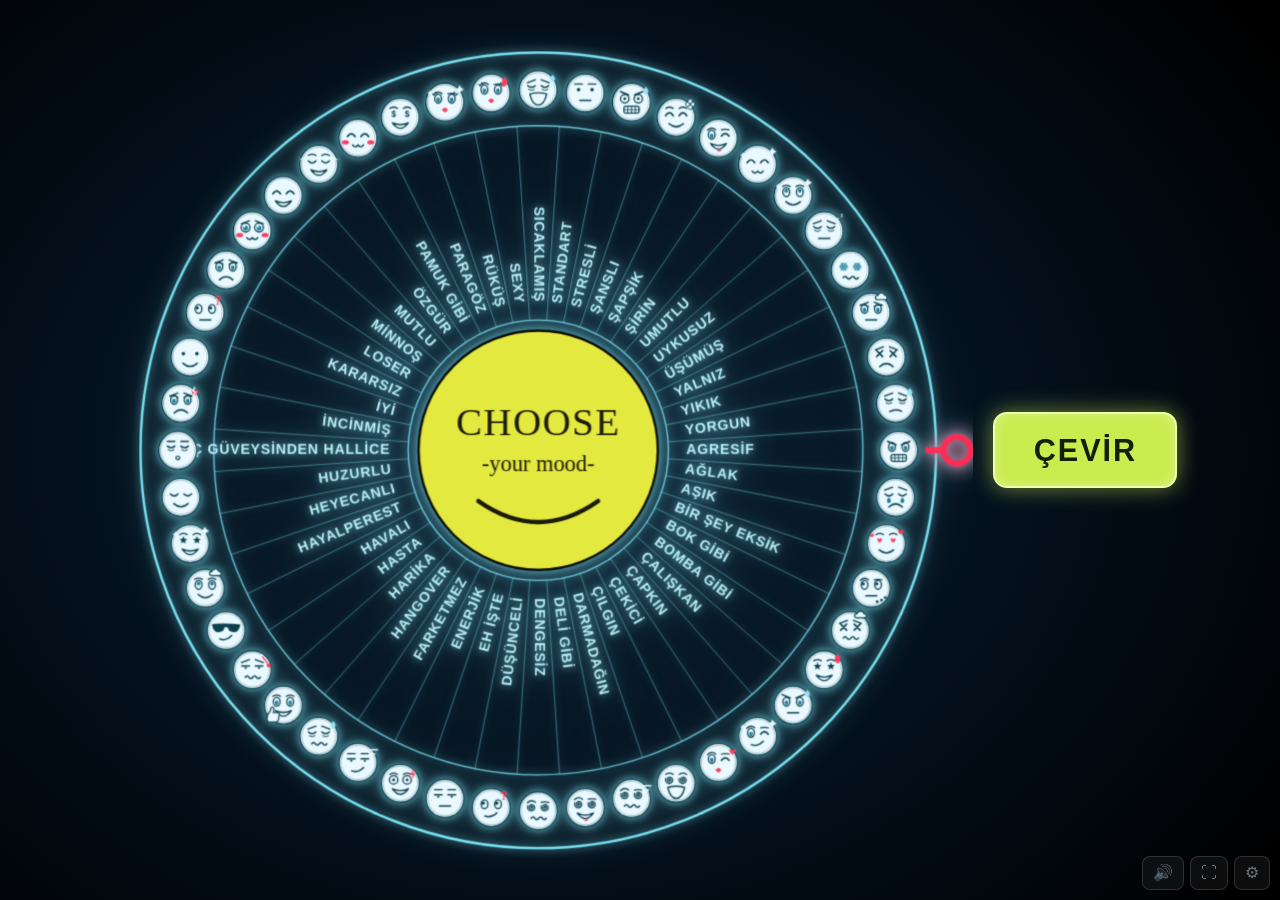
<file: index.html>
<!doctype html>
<html lang="tr">
<head>
<meta charset="utf-8">
<meta name="viewport" content="width=device-width,initial-scale=1,maximum-scale=1,user-scalable=no,viewport-fit=cover">
<meta name="theme-color" content="#04101c">
<title>Choose Your Mood</title>
<link rel="stylesheet" href="style.css">
</head>
<body>

<div id="stage">
  <div id="wheel-wrap">
    <svg id="wheel-svg" viewBox="-291 -291 582 582" aria-hidden="true">
      <g id="glow">
        <g id="rotor"></g>

        <!-- göbek: dönmez -->
        <g id="hub">
          <circle class="hub-face" r="80"></circle>
          <text class="hub-t1" y="-10">CHOOSE</text>
          <text class="hub-t2" y="14">-your mood-</text>
          <path class="hub-smile" d="M -40 34 Q 0 62 40 34"></path>
        </g>

        <!-- ibre: sağda, saat 3 yönü -->
        <g class="pointer">
          <circle cx="280" cy="0" r="9"></circle>
          <path d="M 271 0 L 259 0"></path>
        </g>
      </g>
    </svg>

    <div id="result">
      <div id="result-emoji">🙂</div>
      <div id="result-text">MUTLU</div>
    </div>
  </div>

  <button id="spin">ÇEVİR</button>
  <div id="hint" hidden>Çevirmek için ekrana dokun</div>
</div>

<button class="tool" id="btn-sound" title="Ses">🔊</button>
<button class="tool" id="btn-full"  title="Tam ekran">⛶</button>
<button class="tool" id="btn-cfg"   title="Ayarlar">⚙</button>

<div id="cfg">
 <div id="cfg-box">
  <h2>Ayarlar</h2>

  <nav id="cfg-tabs">
    <button type="button" class="on" data-sek="modlar">Modlar</button>
    <button type="button" data-sek="renkler">Renkler</button>
    <button type="button" data-sek="davranis">Davranış</button>
  </nav>

  <section data-sek="modlar" class="on">
    <p>Her satıra bir mod: <b>YAZI | emoji</b> &nbsp;(emoji yazmazsanız 🙂 kullanılır).
       Çizilmiş yüzü olmayan modlar emojiye düşer.</p>
    <textarea id="cfg-text" spellcheck="false"></textarea>
    <div class="row">
      <button type="button" id="cfg-save">Modları kaydet</button>
      <button type="button" class="ghost" id="cfg-reset">Varsayılan listeye dön</button>
    </div>
  </section>

  <section data-sek="renkler">
    <p>Değişiklikler anında uygulanır ve bu cihazda saklanır.</p>
    <div id="cfg-renkler"></div>
    <div class="row">
      <button type="button" class="ghost" id="renk-sifirla">Renkleri varsayılana döndür</button>
    </div>
  </section>

  <section data-sek="davranis">
    <label class="satir">
      <span>Sonuç ekranda kalsın</span>
      <input type="range" id="cfg-sure" min="0" max="30" step="1">
      <output id="cfg-sure-deger"></output>
    </label>
    <p class="ipucu">0 = kendiliğinden kapanmasın. Kart kapanınca çark yeniden hazır olur.</p>

    <label class="satir kutu">
      <input type="checkbox" id="cfg-buton">
      <span>ÇEVİR butonunu göster</span>
    </label>
    <p class="ipucu">Kapalıyken çarka dokunmak çevirir; ekranda küçük bir yönerge belirir.</p>

    <label class="satir kutu">
      <input type="checkbox" id="cfg-ses">
      <span>Ses</span>
    </label>
  </section>

  <div id="cfg-msg"></div>
  <div class="row">
    <button type="button" class="ghost" id="cfg-close">Kapat</button>
  </div>
 </div>
</div>

<script src="moods.js"></script>
<script src="faces.js"></script>
<script src="app.js"></script>
</body>
</html>
</file>
<file: style.css>
/* ============ CHOOSE YOUR MOOD — kiosk ============ */
:root{
  --bg-1:#0d2436;
  --bg-2:#04101c;
  --neon:#7ee8f7;
  --neon-soft:#bff3fb;
  --hub:#e4e93f;
  --hub-ink:#1b1b0c;
  --btn:#c9ec4e;
  --btn-ink:#12200a;
  --pointer:#ff2d55;
  --card-line:#66ff8a;
  --ink:#eaf7ff;
}

*{box-sizing:border-box;margin:0;padding:0;}
html,body{
  width:100%;height:100%;overflow:hidden;
  background:#000;color:var(--ink);
  font-family:"Segoe UI",Roboto,"Helvetica Neue",Arial,sans-serif;
  -webkit-user-select:none;user-select:none;
  -webkit-tap-highlight-color:transparent;
  touch-action:manipulation;
}

#stage{
  position:fixed;inset:0;
  display:flex;align-items:center;justify-content:center;gap:1.6vw;
  padding:1vh 2.5vw;
  background:
    radial-gradient(ellipse 70% 80% at 42% 50%, var(--bg-1) 0%, var(--bg-2) 55%, #000 100%);
}

/* ---------- çark ---------- */
#wheel-wrap{
  position:relative;
  height:98vh;width:98vh;max-width:68vw;max-height:68vw;
  flex:0 0 auto;
  display:flex;align-items:center;justify-content:center;
}
#wheel-svg{width:100%;height:100%;display:block;}

#rotor{transform-origin:0 0;}

.rim{fill:none;stroke:var(--neon);stroke-width:1.6;}
.rim-thin{fill:none;stroke:var(--neon);stroke-width:.9;opacity:.85;}
.spoke{stroke:var(--neon);stroke-width:.55;opacity:.55;}
.label{
  fill:var(--neon-soft);
  font-size:9.4px;
  font-weight:600;
  letter-spacing:.55px;
  dominant-baseline:middle;
}
.chip{fill:color-mix(in srgb, var(--neon) 10%, transparent);stroke:var(--neon);stroke-width:.9;}
.chip-e{font-size:15px;text-anchor:middle;dominant-baseline:central;}

#glow{filter:drop-shadow(0 0 3px color-mix(in srgb, var(--neon) 75%, transparent))
             drop-shadow(0 0 9px color-mix(in srgb, var(--neon) 35%, transparent));}

/* göbek — dönmez */
.hub-face{fill:var(--hub);stroke:#0a0a04;stroke-width:1.6;}
.hub-t1{fill:var(--hub-ink);font-size:26px;text-anchor:middle;letter-spacing:1px;
  font-family:"Comic Sans MS","Segoe Print","Bradley Hand",cursive;}
.hub-t2{fill:var(--hub-ink);font-size:15px;text-anchor:middle;
  font-family:"Comic Sans MS","Segoe Print","Bradley Hand",cursive;}
.hub-smile{fill:none;stroke:var(--hub-ink);stroke-width:3;stroke-linecap:round;}

/* ibre */
.pointer{fill:none;stroke:var(--pointer);stroke-width:4;
  filter:drop-shadow(0 0 6px color-mix(in srgb, var(--pointer) 90%, transparent));}

/* çark, sonuç açıkken sönükleşir */
#wheel-svg{transition:opacity .45s ease, filter .45s ease;}
body.result-on #wheel-svg{opacity:.30;filter:saturate(.5) blur(1px);}

/* ---------- ÇEVİR butonu ---------- */
#spin{
  flex:0 0 auto;
  background:var(--btn);color:var(--btn-ink);
  border:2px solid #eaffa8;border-radius:14px;
  font-size:clamp(22px,3.4vh,44px);font-weight:700;letter-spacing:2px;
  padding:.62em 1.25em;cursor:pointer;
  box-shadow:0 0 22px color-mix(in srgb, var(--btn) 55%, transparent),
              inset 0 0 12px rgba(255,255,255,.35);
  transition:transform .12s ease, box-shadow .25s ease, opacity .25s ease;
}
#spin:active{transform:scale(.95);}
#spin:disabled{opacity:.45;cursor:default;box-shadow:none;}

/* ---------- sonuç kartı ---------- */
#result{
  position:absolute;left:50%;top:50%;
  transform:translate(-50%,-50%) scale(.72);
  width:44%;aspect-ratio:1/1.06;
  display:flex;flex-direction:column;align-items:center;justify-content:center;
  gap:7%;
  background:rgba(6,22,34,.94);
  border:3px solid var(--card-line);border-radius:9%;
  box-shadow:0 0 26px color-mix(in srgb, var(--card-line) 60%, transparent),
              inset 0 0 34px color-mix(in srgb, var(--card-line) 12%, transparent);
  opacity:0;pointer-events:none;
  transition:opacity .35s ease, transform .45s cubic-bezier(.2,1.5,.4,1);
}
body.result-on #result{opacity:1;transform:translate(-50%,-50%) scale(1);}
#result-emoji{font-size:min(17vh,14.5vw);line-height:1;
  filter:drop-shadow(0 0 14px rgba(126,232,247,.5));}
#result-text{
  font-size:min(calc(6.2vh * var(--rt-k,1)), calc(5.4vw * var(--rt-k,1)));
  font-weight:700;letter-spacing:2px;
  text-align:center;padding:0 6%;line-height:1.1;color:#fff;
  text-shadow:0 0 16px rgba(126,232,247,.55);
}

/* ---------- köşe araçları ---------- */
.tool{
  position:fixed;bottom:10px;
  background:rgba(255,255,255,.05);color:rgba(234,247,255,.45);
  border:1px solid rgba(234,247,255,.15);border-radius:8px;
  font-size:16px;line-height:1;padding:8px 10px;cursor:pointer;
  transition:color .2s,background .2s;
}
.tool:hover{color:#fff;background:rgba(255,255,255,.14);}
#btn-sound{right:96px;}
#btn-full{right:52px;}
#btn-cfg{right:10px;}

/* ---------- ayarlar ---------- */
#cfg{
  position:fixed;inset:0;z-index:20;display:none;
  background:rgba(2,10,18,.93);
  padding:4vh 6vw;overflow:auto;
}
#cfg.open{display:block;}
#cfg h2{font-size:22px;margin-bottom:6px;color:var(--neon);}
#cfg p{font-size:13px;opacity:.65;margin-bottom:14px;line-height:1.5;}
#cfg textarea{
  width:100%;height:52vh;resize:vertical;
  background:#04121f;color:#dff4ff;
  border:1px solid rgba(126,232,247,.35);border-radius:10px;
  padding:12px;font-family:Consolas,"Courier New",monospace;font-size:14px;line-height:1.6;
}
#cfg .row{display:flex;gap:10px;margin-top:14px;flex-wrap:wrap;}
#cfg button{
  background:var(--btn);color:var(--btn-ink);border:0;border-radius:9px;
  padding:11px 20px;font-size:15px;font-weight:700;cursor:pointer;
}
#cfg button.ghost{background:transparent;color:var(--ink);border:1px solid rgba(234,247,255,.3);}
#cfg-msg{font-size:13px;color:#ff9aa9;margin-top:10px;min-height:18px;}

/* ---------- dar / dikey ekran (telefon, tablet) ---------- */
@media (max-aspect-ratio:1/1){
  #stage{flex-direction:column;justify-content:center;gap:3vh;padding:2vh 2vw;}

  /* kare kalsın ve hem genişliğe hem yüksekliğe sığsın:
     height:auto bırakılınca SVG taşıp ekrandan kesiliyordu */
  #wheel-wrap{
    width:min(96vw, 60vh);
    height:min(96vw, 60vh);
    max-width:none;max-height:none;
  }

  #spin{font-size:clamp(22px,6vw,40px);padding:.6em 1.7em;letter-spacing:3px;}

  /* kart ve içindekiler telefonda okunur boyda */
  #result{width:76%;}
  #result-emoji svg.face-svg{width:min(17vh,42vw);}
  #result-text{font-size:min(calc(4.6vh * var(--rt-k,1)), calc(9.5vw * var(--rt-k,1)));}

  /* köşe düğmeleri küçülsün, ekrandan taşmasın */
  .tool{font-size:14px;padding:7px 9px;bottom:8px;}
  #btn-sound{right:84px;} #btn-full{right:46px;} #btn-cfg{right:8px;}
}

/* boşta kalınca ÇEVİR butonu nabız gibi atsın */
@keyframes attract{
  0%,100%{transform:scale(1);    box-shadow:0 0 22px rgba(201,236,78,.45), inset 0 0 12px rgba(255,255,255,.35);}
  50%    {transform:scale(1.06); box-shadow:0 0 40px rgba(201,236,78,.85), inset 0 0 18px rgba(255,255,255,.5);}
}
#spin.attract{animation:attract 1.6s ease-in-out infinite;}

/* ---------- çizilmiş yüzler (faces.js) ---------- */
:root{
  --f-disc:#e9f9ff;   /* yüz diski */
  --f-ink:#0d3f4d;    /* mürekkep */
  --f-pupil:#1c7f99;  /* göz bebeği */
  --f-acc:#ff3b5c;    /* kırmızı aksan */
}
.face .f-disc      {fill:var(--f-disc);stroke:var(--f-ink);stroke-width:3;}
.face .f-ring      {fill:none;stroke:var(--f-ink);stroke-width:1.4;opacity:.45;}
.face .f-ink       {fill:none;stroke:var(--f-ink);stroke-linecap:round;stroke-linejoin:round;}
.face .f-fill      {fill:var(--f-ink);stroke:none;}
.face .f-white-s   {fill:var(--f-disc);stroke:var(--f-ink);stroke-linecap:round;stroke-linejoin:round;}
.face .f-white     {fill:var(--f-disc);stroke:none;}
.face .f-white-line{fill:none;stroke:var(--f-disc);stroke-linecap:round;}
.face .f-pupil     {fill:var(--f-pupil);stroke:none;}
.face .f-pupil-s   {fill:none;stroke:var(--f-pupil);stroke-linecap:round;stroke-linejoin:round;}
.face .f-acc       {fill:none;stroke:var(--f-acc);stroke-linecap:round;}
.face .f-acc-f     {fill:var(--f-acc);stroke:none;}
.face text         {text-anchor:middle;font-family:"Segoe UI",Arial,sans-serif;font-weight:800;}
.face .f-glyph     {fill:var(--f-ink);font-size:20px;}
.face .f-glyph-acc {fill:var(--f-acc);font-size:30px;}
.face .f-glyph-sm  {fill:var(--f-ink);font-size:17px;}
.face .f-glyph-xs  {fill:var(--f-ink);font-size:12px;}

/* sonuç kartındaki büyük yüz */
#result-emoji svg.face-svg{
  width:min(25vh,21vw);height:auto;display:block;
  filter:drop-shadow(0 0 14px rgba(126,232,247,.55));
}
.face .f-drop      {fill:#8fe4f5;stroke:none;}
.face .f-glyph-sm  {fill:var(--f-disc);}
.face .f-glyph-xs  {fill:var(--f-disc);}

/* dönerken glow filtresini bırak: yüzlerle birlikte düğüm sayısı arttı,
   zayıf kiosk kutularında her karede filtre hesaplamak takılmaya yol açıyor */
#rotor{will-change:transform;}
body.spinning #glow{filter:none;}

/* ---------- ayar paneli: sekmeler ---------- */
#cfg{display:none;place-items:center;}
#cfg.open{display:grid;}
#cfg-box{
  width:min(720px,92vw);max-height:92vh;overflow:auto;
  background:#06192a;border:1px solid rgba(126,232,247,.28);border-radius:16px;
  padding:22px 24px;box-shadow:0 20px 60px rgba(0,0,0,.6);
}
#cfg-box h2{margin-bottom:14px;}

#cfg-tabs{display:flex;gap:6px;margin-bottom:16px;flex-wrap:wrap;}
#cfg-tabs button{
  background:transparent;color:rgba(234,247,255,.6);
  border:1px solid rgba(234,247,255,.18);border-radius:9px;
  padding:8px 16px;font-size:14px;font-weight:600;cursor:pointer;
  transition:background .2s,color .2s,border-color .2s;
}
#cfg-tabs button:hover{color:#fff;}
#cfg-tabs button.on{background:rgba(126,232,247,.14);color:var(--neon);
  border-color:rgba(126,232,247,.5);}

#cfg-box section{display:none;}
#cfg-box section.on{display:block;}
#cfg-box textarea{height:44vh;}

/* renk ızgarası */
#cfg-renkler{display:grid;grid-template-columns:repeat(auto-fill,minmax(210px,1fr));gap:10px;}
.renk{display:flex;align-items:center;gap:10px;
  background:rgba(255,255,255,.04);border-radius:10px;padding:8px 10px;}
.renk input[type=color]{
  inline-size:38px;block-size:30px;padding:0;flex:0 0 auto;cursor:pointer;
  background:none;border:1px solid rgba(234,247,255,.25);border-radius:7px;
}
.renk span{font-size:13px;line-height:1.3;}

/* davranış satırları */
.satir{display:flex;align-items:center;gap:14px;margin:6px 0 2px;font-size:15px;}
.satir input[type=range]{flex:1;min-width:140px;accent-color:var(--btn);}
.satir.kutu{gap:10px;cursor:pointer;}
.satir input[type=checkbox]{inline-size:19px;block-size:19px;accent-color:var(--btn);cursor:pointer;}
#cfg-sure-deger{min-width:74px;text-align:right;font-weight:700;color:var(--neon);
  font-variant-numeric:tabular-nums;}
.ipucu{font-size:12px;opacity:.55;margin:0 0 16px;line-height:1.5;}

#cfg-box .row{margin-top:16px;}
#cfg-box section .row{margin-top:12px;}

/* ---------- buton gizliyken dokunma yönergesi ---------- */
#hint{
  flex:0 0 auto;color:var(--neon);opacity:.55;
  font-size:clamp(14px,2vh,20px);letter-spacing:2px;text-transform:uppercase;
  animation:hint-nabiz 2.6s ease-in-out infinite;
}
#hint[hidden]{display:none;}
body.result-on #hint,body.spinning #hint{visibility:hidden;}
@keyframes hint-nabiz{0%,100%{opacity:.32}50%{opacity:.72}}

/* butonu gizle seçildiğinde */
body.butonsuz #spin{display:none;}

/* ---------- yüz hareketleri (yalnız sonuç kartında) ----------
   Panodaki gibi çıkan yüz kendi hareketini yapar. Çarktaki küçük
   yüzler sabit kalır: dönüş sırasında 48 animasyon zayıf kiosk
   kutularını yorar. Katmanlar faces.js'te f-anim / f-e-* / f-m-* /
   f-x-* sınıflarıyla gelir. */
#result-emoji .face-svg *{transform-box:fill-box;transform-origin:center;}
#result-emoji .face-svg .f-anim{transform-box:view-box;transform-origin:50px 50px;}

/* bütün yüz */
#result-emoji .fa-bob     {animation:fa-bob 1.3s ease-in-out infinite;}
#result-emoji .fa-hop     {animation:fa-hop .9s cubic-bezier(.3,0,.4,1) infinite;}
#result-emoji .fa-shake   {animation:fa-shake 1.6s linear infinite;}
#result-emoji .fa-sob     {animation:fa-sob 1.4s linear infinite;}
#result-emoji .fa-wobble  {animation:fa-wobble 1.4s ease-in-out infinite;}
#result-emoji .fa-teeter  {animation:fa-teeter 2.6s ease-in-out infinite;}
#result-emoji .fa-shiver  {animation:fa-shiver .14s linear infinite;}
#result-emoji .fa-sway    {animation:fa-sway 2.8s ease-in-out infinite;}
#result-emoji .fa-breathe {animation:fa-breathe 3.2s ease-in-out infinite;}
#result-emoji .fa-float   {animation:fa-float 3s ease-in-out infinite;}
#result-emoji .fa-tilt    {animation:fa-tilt 3.4s ease-in-out infinite;}
#result-emoji .fa-nod     {animation:fa-nod 1.5s ease-in-out infinite;}
#result-emoji .fa-sink    {animation:fa-sink 3.4s ease-in-out infinite;}
#result-emoji .fa-droop   {animation:fa-droop 3.6s ease-in-out infinite;}
#result-emoji .fa-woozy   {animation:fa-woozy 3.2s ease-in-out infinite;}
#result-emoji .fa-pulse   {animation:fa-pulse .7s ease-in-out infinite;}
#result-emoji .fa-jelly   {animation:fa-jelly 1.1s ease-in-out infinite;}
#result-emoji .fa-melt    {animation:fa-melt 2.6s ease-in-out infinite;}
#result-emoji .face-svg .fa-droop,#result-emoji .face-svg .fa-melt{transform-origin:50px 95px;}

@keyframes fa-bob    {0%,100%{transform:translateY(0)}50%{transform:translateY(-4px)}}
@keyframes fa-hop    {0%,100%{transform:translateY(0) scale(1,1)}10%{transform:translateY(0) scale(1.06,.94)}
                      45%{transform:translateY(-8px) scale(.97,1.03)}80%{transform:translateY(0) scale(1.04,.96)}}
@keyframes fa-shake  {0%,36%,100%{transform:translateX(0)}4%,12%,20%,28%{transform:translateX(-2.5px) rotate(-2deg)}
                      8%,16%,24%,32%{transform:translateX(2.5px) rotate(2deg)}}
@keyframes fa-sob    {0%,50%,100%{transform:translateY(0)}10%,30%{transform:translateY(1.6px)}20%,40%{transform:translateY(-.6px)}}
@keyframes fa-wobble {0%,100%{transform:rotate(0)}25%{transform:rotate(-9deg)}75%{transform:rotate(9deg)}}
@keyframes fa-teeter {0%,100%{transform:rotate(-6deg) translateX(-2px)}50%{transform:rotate(6deg) translateX(2px)}}
@keyframes fa-shiver {0%,100%{transform:translateX(0)}25%{transform:translateX(-1px)}75%{transform:translateX(1px)}}
@keyframes fa-sway   {0%,100%{transform:rotate(-4deg)}50%{transform:rotate(4deg)}}
@keyframes fa-breathe{0%,100%{transform:scale(1)}50%{transform:scale(1.035)}}
@keyframes fa-float  {0%,100%{transform:translateY(0) rotate(-2deg)}50%{transform:translateY(-6px) rotate(2deg)}}
@keyframes fa-tilt   {0%,15%,100%{transform:rotate(0)}30%,60%{transform:rotate(-8deg)}75%,90%{transform:rotate(3deg)}}
@keyframes fa-nod    {0%,60%,100%{transform:translateY(0) rotate(0)}20%{transform:translateY(2.5px) rotate(1deg)}40%{transform:translateY(-1px)}}
@keyframes fa-sink   {0%,100%{transform:translateY(0) scale(1)}50%{transform:translateY(3px) scale(.97)}}
@keyframes fa-droop  {0%,20%,100%{transform:rotate(0)}55%,80%{transform:rotate(7deg) translateY(2px)}}
@keyframes fa-woozy  {0%,100%{transform:rotate(-5deg) translate(-1px,0)}33%{transform:rotate(3deg) translate(1px,2px)}66%{transform:rotate(-2deg) translate(2px,-1px)}}
@keyframes fa-pulse  {0%,100%{transform:scale(1)}50%{transform:scale(1.07)}}
@keyframes fa-jelly  {0%,100%{transform:scale(1,1)}25%{transform:scale(1.08,.92)}50%{transform:scale(.94,1.06)}75%{transform:scale(1.03,.97)}}
@keyframes fa-melt   {0%,100%{transform:scale(1,1)}50%{transform:scale(1.05,.93)}}

/* gözler */
#result-emoji .f-e-open,#result-emoji .f-e-dot,#result-emoji .f-e-up,#result-emoji .f-e-wide,
#result-emoji .f-e-sad,#result-emoji .f-e-angry,#result-emoji .f-e-lashes,#result-emoji .f-e-pleading{
  animation:e-blink 4.2s ease-in-out infinite;}
#result-emoji .f-e-side{animation:e-blink 5s ease-in-out infinite;}
#result-emoji .f-e-side > :nth-child(n+3){animation:e-look 3.4s ease-in-out infinite;}
#result-emoji .f-e-up > :nth-child(even){animation:e-up 3s ease-in-out infinite;}
#result-emoji .f-e-spiral > *{animation:e-spin 1.4s linear infinite;}
#result-emoji .f-e-spiral > :nth-child(2){animation-direction:reverse;}
#result-emoji .f-e-star > *{animation:e-twinkle 1s ease-in-out infinite;}
#result-emoji .f-e-star > :nth-child(2){animation-delay:-.5s;}
#result-emoji .f-e-heart > *{animation:e-beat .9s ease-in-out infinite;}
#result-emoji .f-e-money > *{animation:e-coin 1.8s ease-in-out infinite;}
#result-emoji .f-e-money > :nth-child(2){animation-delay:-.2s;}
#result-emoji .f-e-snow > *{animation:e-spin 5s linear infinite;}
#result-emoji .f-e-x > *{animation:e-xspin 2.4s ease-in-out infinite;}
#result-emoji .f-e-wink > :nth-child(3){animation:e-wink 2.4s ease-in-out infinite;}
#result-emoji .f-e-closed,#result-emoji .f-e-happy{animation:e-squint 2.2s ease-in-out infinite;}
#result-emoji .f-e-tired,#result-emoji .f-e-half{animation:e-heavy 3.4s ease-in-out infinite;}

@keyframes e-blink  {0%,90%,100%{transform:scaleY(1)}94%{transform:scaleY(.1)}}
@keyframes e-look   {0%,15%,100%{transform:translateX(0)}30%,55%{transform:translateX(6px)}70%,90%{transform:translateX(1px) translateY(2px)}}
@keyframes e-up     {0%,100%{transform:translate(0,0)}50%{transform:translate(2px,-1.5px)}}
@keyframes e-spin   {to{transform:rotate(360deg)}}
@keyframes e-twinkle{0%,100%{transform:scale(1) rotate(0)}50%{transform:scale(1.22) rotate(18deg)}}
@keyframes e-beat   {0%,40%,100%{transform:scale(1)}15%{transform:scale(1.25)}28%{transform:scale(1.08)}}
@keyframes e-coin   {0%,60%,100%{transform:scaleX(1)}80%{transform:scaleX(-1)}}
@keyframes e-xspin  {0%,50%,100%{transform:rotate(0)}75%{transform:rotate(90deg)}}
@keyframes e-wink   {0%,70%,100%{transform:scaleY(1)}80%{transform:scaleY(.25)}90%{transform:scaleY(1.15)}}
@keyframes e-squint {0%,100%{transform:translateY(0)}50%{transform:translateY(-1.2px) scaleX(1.05)}}
@keyframes e-heavy  {0%,30%,100%{transform:translateY(0)}60%,80%{transform:translateY(1.6px) scaleY(.85)}}

/* ağızlar */
#result-emoji .f-m-grin,#result-emoji .f-m-bigopen{animation:m-laugh .8s ease-in-out infinite;}
#result-emoji .f-m-teeth{animation:m-chatter .22s linear infinite;}
#result-emoji .f-m-kiss{animation:m-kiss 1.6s ease-in-out infinite;}
#result-emoji .f-m-wavy{animation:m-wave .9s ease-in-out infinite;}
#result-emoji .f-m-tongue > :nth-child(2){transform-origin:top center;animation:m-wag .7s ease-in-out infinite;}
#result-emoji .f-m-open,#result-emoji .f-m-small{animation:m-breath 2.4s ease-in-out infinite;}
#result-emoji .f-m-smile,#result-emoji .f-m-cat{animation:m-smile 2.6s ease-in-out infinite;}
#result-emoji .f-m-smirk{animation:m-smirk 3s ease-in-out infinite;}
#result-emoji .f-m-frown,#result-emoji .f-m-sigh{animation:m-quiver 2.4s ease-in-out infinite;}

@keyframes m-laugh  {0%,100%{transform:scaleY(1)}50%{transform:scaleY(1.18) translateY(1px)}}
@keyframes m-chatter{0%,100%{transform:translateX(0)}50%{transform:translateX(.8px)}}
@keyframes m-kiss   {0%,60%,100%{transform:scale(1)}75%{transform:scale(1.35) translateX(-1px)}}
@keyframes m-wave   {0%,100%{transform:translateX(-1.5px)}50%{transform:translateX(1.5px)}}
@keyframes m-wag    {0%,100%{transform:rotate(-14deg)}50%{transform:rotate(14deg)}}
@keyframes m-breath {0%,100%{transform:scale(1)}50%{transform:scale(1.2,1.3)}}
@keyframes m-smile  {0%,100%{transform:scaleX(1)}50%{transform:scaleX(1.1)}}
@keyframes m-smirk  {0%,60%,100%{transform:rotate(0)}75%{transform:rotate(-8deg) translateY(-1px)}}
@keyframes m-quiver {0%,100%{transform:translateY(0)}20%,60%{transform:translateY(.8px)}40%,80%{transform:translateY(-.4px)}}

/* aksanlar */
#result-emoji .f-x-hearts > *{animation:x-rise 2.2s ease-in infinite;}
#result-emoji .f-x-hearts > :nth-child(2){animation-delay:-1.1s;}
#result-emoji .f-x-heart{animation:e-beat 1.1s ease-in-out infinite;}
#result-emoji .f-x-blush{animation:x-glow 2.4s ease-in-out infinite;}
#result-emoji .f-x-broken{animation:x-crack 2s ease-in-out infinite;}
#result-emoji .f-x-question{animation:x-ask 1.8s ease-in-out infinite;}
#result-emoji .f-x-dots > *{animation:x-dot 1.5s ease-in-out infinite;}
#result-emoji .f-x-dots > :nth-child(2){animation-delay:.2s;}
#result-emoji .f-x-dots > :nth-child(3){animation-delay:.4s;}
#result-emoji .f-x-sparkle > *{animation:x-sparkle 1.4s ease-in-out infinite;}
#result-emoji .f-x-sparkle > :nth-child(2){animation-delay:-.7s;}
#result-emoji .f-x-sweat > *{animation:x-drip 1.8s ease-in infinite;}
#result-emoji .f-x-tears > *{animation:x-tear 1.3s ease-in infinite;}
#result-emoji .f-x-tears > :nth-child(2){animation-delay:-.6s;}
#result-emoji .f-x-zzz > *{animation:x-zzz 2.6s ease-out infinite;}
#result-emoji .f-x-zzz > :nth-child(2){animation-delay:-1.3s;}
#result-emoji .f-x-thumb{animation:x-thumb 1.2s ease-in-out infinite;}
#result-emoji .f-x-bolt{animation:x-flash 1.1s steps(1) infinite;}
#result-emoji .f-x-flame > *{transform-origin:bottom center;animation:x-flame .5s ease-in-out infinite alternate;}
#result-emoji .f-x-cloud{animation:x-drift 4s ease-in-out infinite;}
#result-emoji .f-x-thermo{animation:x-thermo 1.6s ease-in-out infinite;}
#result-emoji .f-x-clover{animation:e-spin 4s linear infinite;}
#result-emoji .f-x-wings > :nth-child(1){transform-origin:right center;animation:x-flapL .45s ease-in-out infinite alternate;}
#result-emoji .f-x-wings > :nth-child(2){transform-origin:left center;animation:x-flapR .45s ease-in-out infinite alternate;}
#result-emoji .f-x-dash > *{animation:x-dash 1s ease-out infinite;}
#result-emoji .f-x-dash > :nth-child(2){animation-delay:.25s;}
#result-emoji .f-x-shades{animation:x-shades .7s cubic-bezier(.2,1.4,.5,1) .35s both;}

@keyframes x-rise   {0%{transform:translateY(4px) scale(.6);opacity:0}20%{opacity:1}
                     100%{transform:translateY(-14px) scale(1.1);opacity:0}}
@keyframes x-glow   {0%,100%{opacity:.55}50%{opacity:1}}
@keyframes x-crack  {0%,55%,100%{transform:rotate(0) scale(1)}65%{transform:rotate(-10deg) scale(1.1)}75%{transform:rotate(8deg)}85%{transform:rotate(-4deg)}}
@keyframes x-ask    {0%,100%{transform:translateY(0) rotate(-8deg)}50%{transform:translateY(-4px) rotate(10deg)}}
@keyframes x-dot    {0%,60%,100%{transform:translateY(0);opacity:.35}25%{transform:translateY(-3px);opacity:1}}
@keyframes x-sparkle{0%,100%{transform:scale(.6) rotate(0);opacity:.5}50%{transform:scale(1.25) rotate(45deg);opacity:1}}
@keyframes x-drip   {0%{transform:translateY(-2px);opacity:0}15%{opacity:1}100%{transform:translateY(14px);opacity:0}}
@keyframes x-tear   {0%{transform:translateY(-3px) scale(.7);opacity:0}20%{opacity:1}100%{transform:translateY(20px) scale(1);opacity:0}}
@keyframes x-zzz    {0%{transform:translate(-4px,6px) scale(.6);opacity:0}25%{opacity:1}100%{transform:translate(6px,-10px) scale(1.2);opacity:0}}
@keyframes x-thumb  {0%,100%{transform:rotate(0) translateY(0)}40%{transform:rotate(-12deg) translateY(-3px)}}
@keyframes x-flash  {0%,30%,45%,100%{opacity:1}25%,40%{opacity:.15}}
@keyframes x-flame  {from{transform:scale(.9,.92) rotate(-4deg)}to{transform:scale(1.08,1.12) rotate(4deg)}}
@keyframes x-drift  {0%,100%{transform:translateX(-3px)}50%{transform:translateX(4px)}}
@keyframes x-thermo {0%,100%{transform:rotate(0)}25%{transform:rotate(-7deg)}75%{transform:rotate(7deg)}}
@keyframes x-flapL  {from{transform:rotate(14deg) scaleY(.7)}to{transform:rotate(-12deg) scaleY(1.1)}}
@keyframes x-flapR  {from{transform:rotate(-14deg) scaleY(.7)}to{transform:rotate(12deg) scaleY(1.1)}}
@keyframes x-dash   {0%{transform:translateX(-6px);opacity:0}30%{opacity:1}100%{transform:translateX(6px);opacity:0}}
@keyframes x-shades {from{transform:translateY(-26px);opacity:0}to{transform:translateY(0);opacity:1}}

@media (prefers-reduced-motion:reduce){
  #hint{animation:none;opacity:.55;}
  #spin.attract{animation:none;}
  #result-emoji .face-svg *{animation:none !important;}
}

/* buton gizliyken: çark boşalan yeri kullansın, yönerge altına insin */
body.butonsuz #stage{flex-direction:column;gap:1.6vh;}
body.butonsuz #wheel-wrap{
  width:min(96vh,96vw);height:min(96vh,96vw);max-width:none;max-height:none;
}

/* renk kutucuğu: yerel görünüm yerine düz renk lekesi */
.renk input[type=color]::-webkit-color-swatch-wrapper{padding:2px;}
.renk input[type=color]::-webkit-color-swatch{border:none;border-radius:5px;}
</file>
